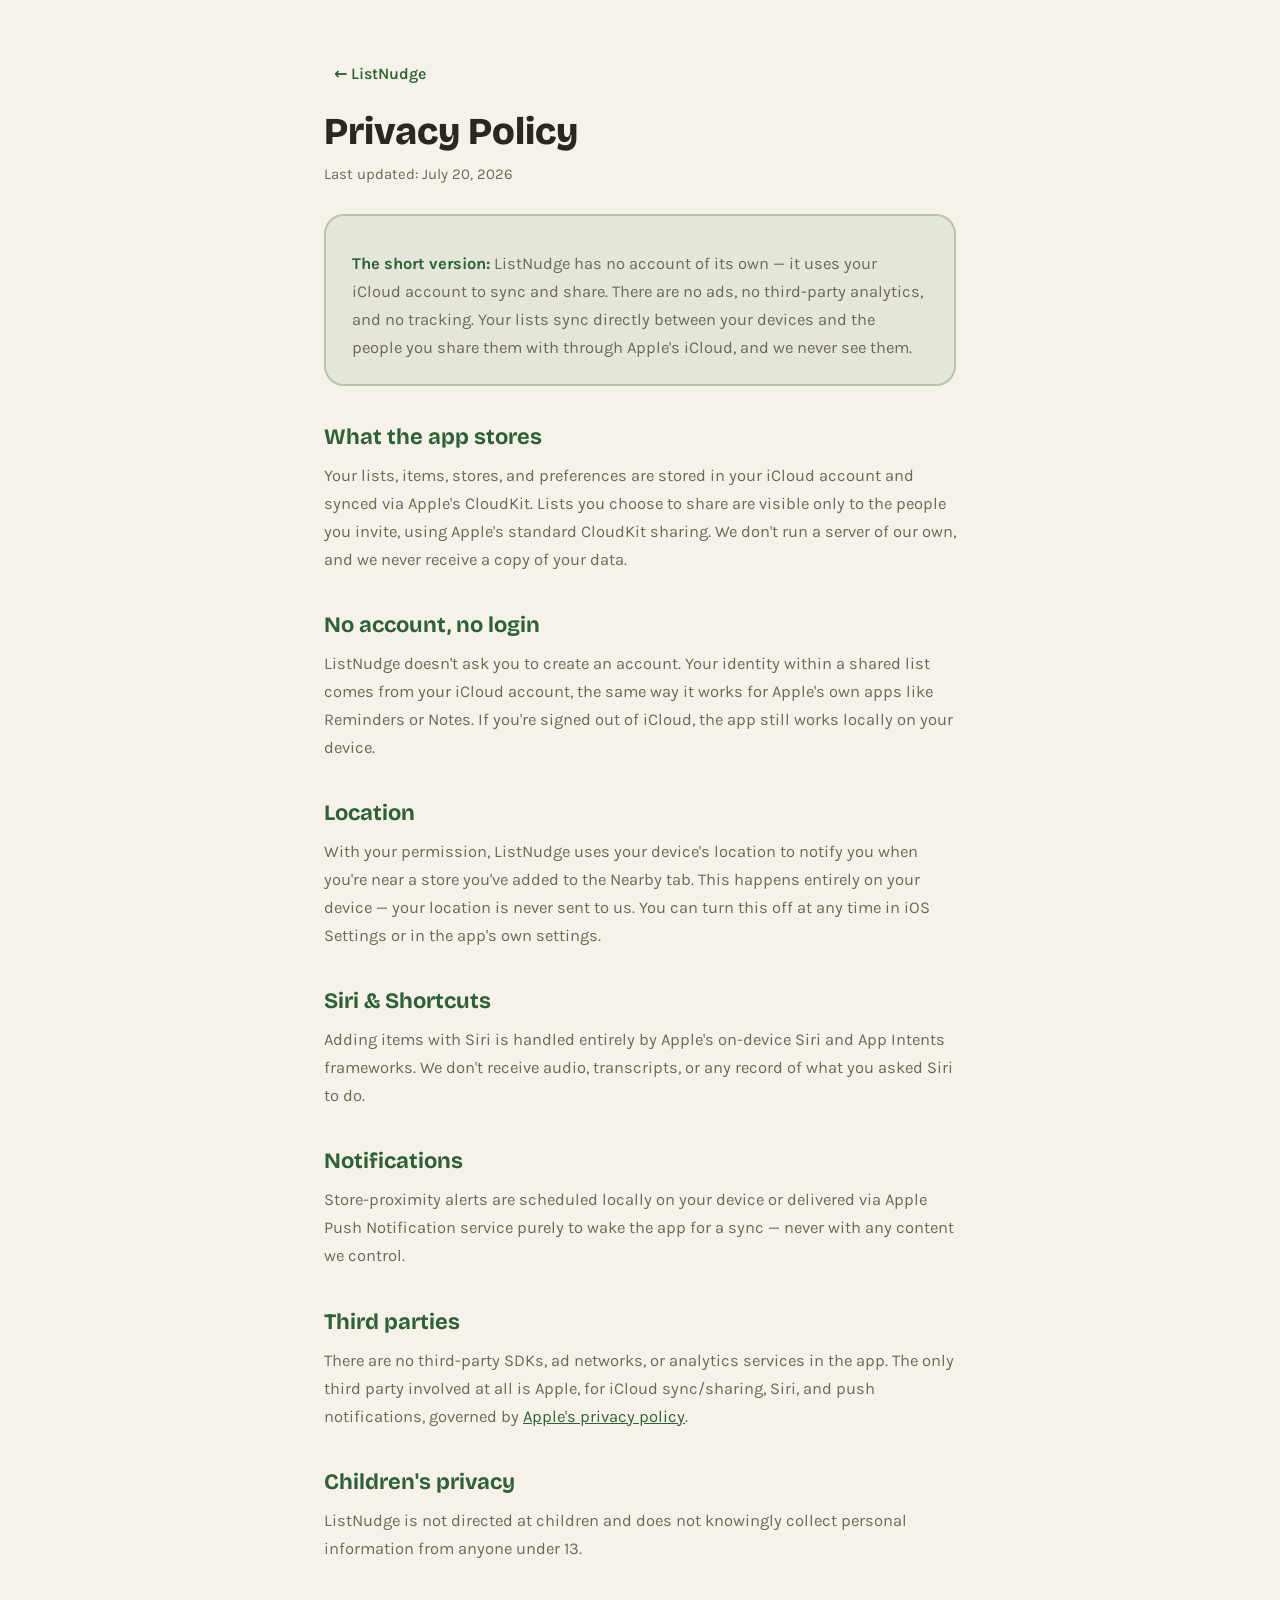
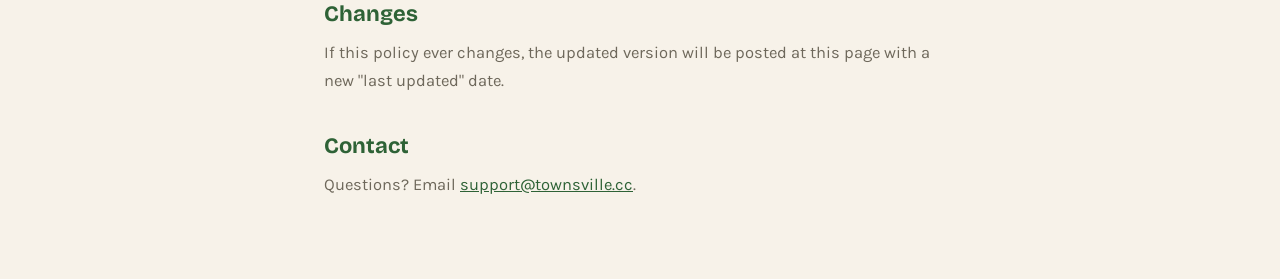
<file: privacy.html>
<!DOCTYPE html>
<html lang="en">
<head>
<meta charset="utf-8">
<meta name="viewport" content="width=device-width, initial-scale=1">
<title>Privacy Policy — ListNudge</title>
<meta name="description" content="Privacy policy for the ListNudge app. No accounts, no ads, no third-party tracking — sync and sharing happen directly through your own iCloud account.">
<link rel="icon" type="image/png" href="assets/app-icon.png">
<link rel="preconnect" href="https://fonts.googleapis.com">
<link rel="preconnect" href="https://fonts.gstatic.com" crossorigin>
<link href="https://fonts.googleapis.com/css2?family=Bricolage+Grotesque:opsz,wght@12..96,600..800&family=Karla:wght@400;500;600;700&display=swap" rel="stylesheet">
<link rel="stylesheet" href="styles.css">
<style>
  /* Tokens, reset, base type and focus live in styles.css. */
  body { min-height: 100vh; }
  /* 680px keeps the measure near 70ch at this size; 720px ran past 75ch. */
  main { max-width: 680px; margin: 0 auto; padding: 56px 24px 80px; }
  a { color: var(--accent-deep); }
  h1 { font-size: 38px; font-weight: 800; }
  .updated { color: var(--sub); margin-top: 8px; font-size: 15px; }
  h2 { font-size: 22px; font-weight: 700; margin-top: 38px; color: var(--accent-deep); }
  p, li { color: var(--sub); line-height: 1.7; margin-top: 12px; font-size: 16.5px; }
  ul { padding-left: 24px; }
  .tldr {
    margin-top: 26px; padding: 22px 26px; border-radius: 20px;
    background: var(--accent-wash); border: 2px solid rgba(62, 124, 70, 0.3);
  }
  .tldr strong { color: var(--accent-deep); }
  .back {
    display: inline-block; margin-bottom: 18px; padding: 8px 10px;
    text-decoration: none; font-weight: 600;
  }
  .back:hover { text-decoration: underline; }
</style>
</head>
<body>
<main>
  <a class="back" href="index.html">← ListNudge</a>
  <h1>Privacy Policy</h1>
  <p class="updated">Last updated: July 20, 2026</p>

  <div class="tldr">
    <p><strong>The short version:</strong> ListNudge has no account of its own — it uses your
    iCloud account to sync and share. There are no ads, no third-party analytics, and no
    tracking. Your lists sync directly between your devices and the people you share them with
    through Apple's iCloud, and we never see them.</p>
  </div>

  <h2>What the app stores</h2>
  <p>Your lists, items, stores, and preferences are stored in your iCloud account and synced via
  Apple's CloudKit. Lists you choose to share are visible only to the people you invite, using
  Apple's standard CloudKit sharing. We don't run a server of our own, and we never receive a
  copy of your data.</p>

  <h2>No account, no login</h2>
  <p>ListNudge doesn't ask you to create an account. Your identity within a shared list comes
  from your iCloud account, the same way it works for Apple's own apps like Reminders or Notes.
  If you're signed out of iCloud, the app still works locally on your device.</p>

  <h2>Location</h2>
  <p>With your permission, ListNudge uses your device's location to notify you when you're near
  a store you've added to the Nearby tab. This happens entirely on your device — your location
  is never sent to us. You can turn this off at any time in iOS Settings or in the app's own
  settings.</p>

  <h2>Siri &amp; Shortcuts</h2>
  <p>Adding items with Siri is handled entirely by Apple's on-device Siri and App Intents
  frameworks. We don't receive audio, transcripts, or any record of what you asked Siri to do.</p>

  <h2>Notifications</h2>
  <p>Store-proximity alerts are scheduled locally on your device or delivered via Apple Push
  Notification service purely to wake the app for a sync — never with any content we control.</p>

  <h2>Third parties</h2>
  <p>There are no third-party SDKs, ad networks, or analytics services in the app. The only
  third party involved at all is Apple, for iCloud sync/sharing, Siri, and push notifications,
  governed by <a href="https://www.apple.com/legal/privacy/" rel="noopener">Apple's privacy
  policy</a>.</p>

  <h2>Children's privacy</h2>
  <p>ListNudge is not directed at children and does not knowingly collect personal information
  from anyone under 13.</p>

  <h2>Changes</h2>
  <p>If this policy ever changes, the updated version will be posted at this page with a new
  "last updated" date.</p>

  <h2>Contact</h2>
  <p>Questions? Email <a href="mailto:support@townsville.cc">support@townsville.cc</a>.</p>
</main>
</body>
</html>
</file>
<file: styles.css>
/* ListNudge — shared foundation.
   Tokens, reset, base type, and focus live here so a color fix lands on every page at once.
   Page-specific layout stays in each page's own <style> block. */

:root {
  --bg: #F7F2E9;
  --card: #FFFFFF;
  --line: #EDE5D4;
  --line2: #F1EBDD;

  --ink: #2A2723;
  --sub: #6E685B;

  --accent: #3E7C46;
  --accent-deep: #2E6236;
  --accent-wash: rgba(62, 124, 70, 0.1);

  /* The hero panel is dark in BOTH schemes, so it needs its own surface token.
     It must never be --ink: that is the body *text* color and it inverts in dark mode,
     which previously turned the panel near-white while its text stayed near-white. */
  --panel-bg: #2A2723;
  --panel-text: #F3EFE4;
  --panel-sub: #C9C2B2;
  --panel-accent: #8FCB93;

  --focus-ring: var(--accent-deep);

  --space-xs: .5rem; --space-sm: 1rem; --space-md: 1.5rem;
  --space-lg: 2.5rem; --space-xl: 4rem; --space-2xl: 6rem;
  --ease-out: cubic-bezier(.16,1,.3,1);
}

@media (prefers-color-scheme: dark) {
  :root {
    --bg: #1B1A16;
    --card: #262420;
    --line: #35322A;
    --line2: #302D26;

    --ink: #EFEAE0;
    --sub: #B0A896;

    /* Deep green is tuned for cream. On a dark surface it drops to ~2.4:1, so the
       dark scheme borrows the panel's proven light green instead. */
    --accent-deep: #8FCB93;
    --accent-wash: rgba(62, 124, 70, 0.18);
  }
}

* { margin: 0; padding: 0; box-sizing: border-box; }
html, body { overflow-x: clip; }

body {
  font-family: "Karla", system-ui, sans-serif;
  color: var(--ink);
  background: var(--bg);
}

h1, h2, h3 {
  font-family: "Bricolage Grotesque", system-ui, sans-serif;
  font-style: normal;
  overflow-wrap: anywhere;
  text-wrap: balance;
}

a { color: inherit; }

/* One visible focus treatment for every interactive element. `--focus-ring` is a variable
   rather than a fixed color so surfaces that invert (the dark hero) can re-point it locally
   instead of each control restyling its own outline. */
:focus-visible {
  outline: 3px solid var(--focus-ring);
  outline-offset: 3px;
  border-radius: 6px;
}

@media (prefers-reduced-motion: reduce) {
  *, *::before, *::after {
    animation-duration: .01ms !important;
    animation-iteration-count: 1 !important;
    transition-duration: .01ms !important;
    scroll-behavior: auto !important;
  }
}
</file>
